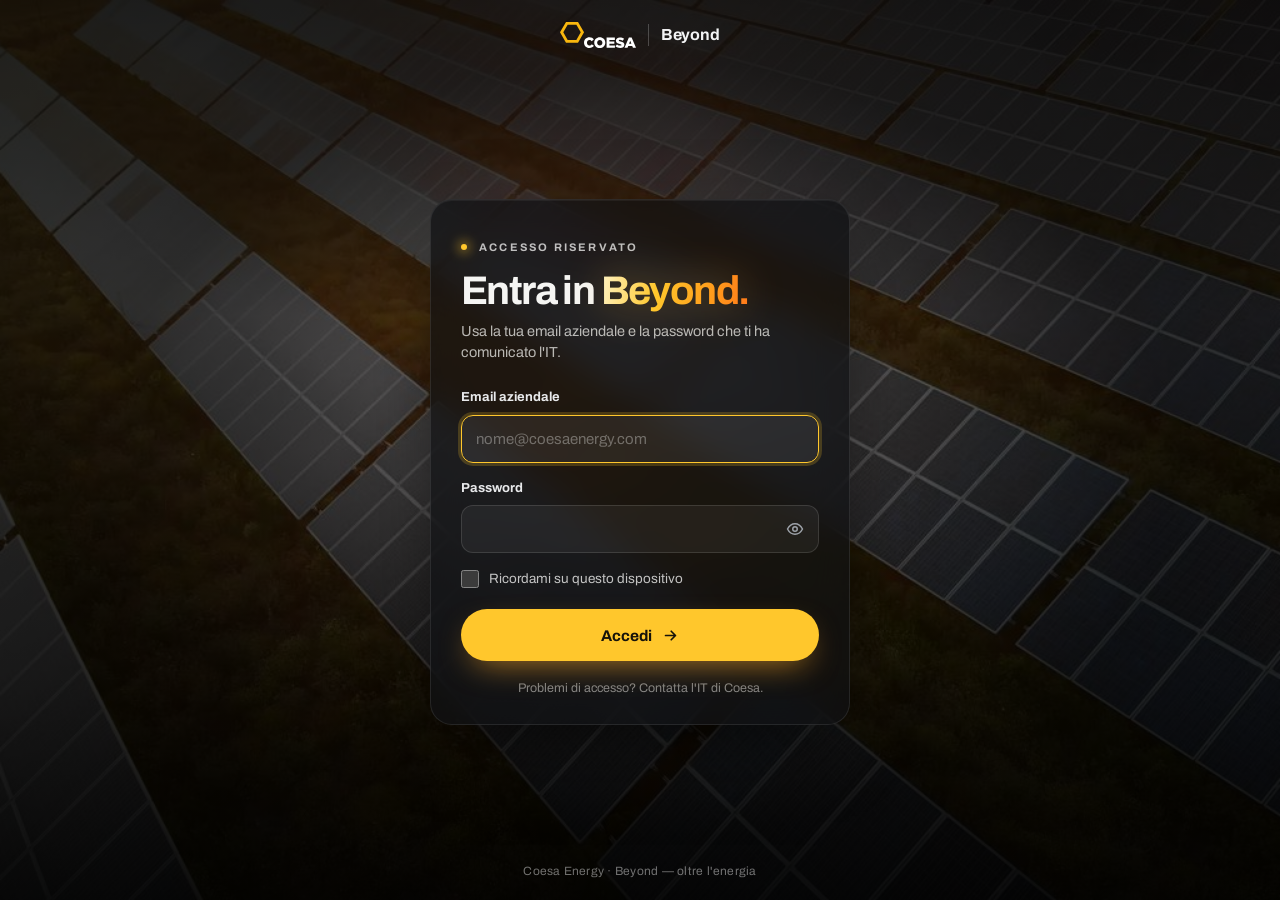
<file: index.html>
<!doctype html>
<html lang="it" data-theme="dark">
<head>
<meta name="robots" content="noindex, nofollow">
  <meta charset="utf-8">
  <meta name="viewport" content="width=device-width, initial-scale=1">
  <title>Beyond · Coesa Energy</title>
  <meta name="description" content="Beyond, la porta d'accesso all'universo digitale di Coesa Energy: tutti gli strumenti dell'azienda in un unico posto.">
  <meta name="theme-color" content="#08090A">
  <link rel="icon" type="image/svg+xml" href="assets/brand/coesa-mark.svg">
  <link rel="preload" as="image" href="assets/video/fotovoltaico.jpg">
  <script>try{var t=new URLSearchParams(location.search).get("theme")||localStorage.getItem("beyond-theme");if(t==="light"||t==="dark")document.documentElement.setAttribute("data-theme",t);if(/[?&]shot/.test(location.search))document.documentElement.classList.add("no-anim")}catch(e){}</script>
  <script src="assets/accesso.js?v=22ce8e7e"></script>
  <link rel="stylesheet" href="assets/style.css?v=22ce8e7e">
</head>
<body>

<header class="top">
  <div class="top-in">
    <a class="brand" href="index.html" aria-label="Beyond, home">
      <img class="logo-dark" src="assets/brand/coesa-white.svg" alt="Coesa Energy" width="76" height="26">
      <span class="sep" aria-hidden="true"></span>
      <span class="prod">Beyond</span>
    </a>
    <nav class="menu" id="menu" aria-label="Sezioni">
      <a href="index.html#strumenti" aria-current="page">Strumenti</a>
      <a href="piano.html">Piano di sviluppo</a>
      <a href="processo.html">Come funziona</a>
      <a href="proponi.html" class="cta">Carica il tuo progetto</a>
    </nav>
    <div class="top-actions">
      <button class="theme-btn" type="button" data-theme-toggle aria-label="Cambia tema chiaro / scuro" title="Tema chiaro / scuro">
        <svg class="sun" viewBox="0 0 24 24" fill="none" stroke="currentColor" stroke-width="2" stroke-linecap="round"><circle cx="12" cy="12" r="4.2"/><path d="M12 2.5v2M12 19.5v2M4.6 4.6l1.4 1.4M18 18l1.4 1.4M2.5 12h2M19.5 12h2M4.6 19.4 6 18M18 6l1.4-1.4"/></svg>
        <svg class="moon" viewBox="0 0 24 24" fill="none" stroke="currentColor" stroke-width="2" stroke-linecap="round" stroke-linejoin="round"><path d="M20 14.5A8.5 8.5 0 0 1 9.5 4a8.5 8.5 0 1 0 10.5 10.5z"/></svg>
      </button>
      <button class="menu-btn" type="button" data-menu-toggle aria-controls="menu" aria-expanded="false" aria-label="Menu">
        <svg viewBox="0 0 24 24" fill="none" stroke="currentColor" stroke-width="2" stroke-linecap="round"><path d="M4 7h16M4 12h16M4 17h16"/></svg>
      </button>
    </div>
  </div>
</header>

<main>
  <!-- ===== Hero cinematografica ===== -->
  <section class="vhero" aria-label="Beyond App">
    <div class="vhero-media" id="media">
      <img class="on" src="assets/video/fotovoltaico.jpg" alt="" aria-hidden="true">
    </div>
    <div class="vhero-shade"></div>

    <div class="wrap vhero-in">
      <span class="vh-kicker"><i></i>Beyond App · Programma AI-first</span>
      <h1 class="vh-title"><span class="w">Oltre</span> <span class="w glow">l'energia.</span></h1>
      <p class="vh-sub">Il percorso verso una tech-energy company.</p>
      <div class="vh-cta">
        <a class="pill-btn solid" href="#strumenti">Esplora gli strumenti
          <svg viewBox="0 0 24 24" fill="none" stroke="currentColor" stroke-width="2.4" stroke-linecap="round" stroke-linejoin="round" aria-hidden="true"><path d="M12 5v14M6 13l6 6 6-6"/></svg></a>
        <a class="pill-btn line" href="proponi.html">Carica il tuo progetto</a>
      </div>
    </div>

    <div class="wrap vh-foot">
      <div class="vh-clips"><div class="vh-dots" id="dots" role="group" aria-label="Scegli il video di sfondo"></div><span class="lbl" id="clipLbl"></span></div>
    </div>
  </section>

  <!-- ===== Strumenti ===== -->
  <section class="tools-sec" id="strumenti">
    <div class="wrap">
      <div class="tools-head">
        <div>
          <h2>I tuoi strumenti</h2>
        </div>
        <div class="tools-tools">
          <label class="finder">
            <svg viewBox="0 0 24 24" fill="none" stroke="currentColor" stroke-width="2.2" stroke-linecap="round"><circle cx="11" cy="11" r="6.5"/><path d="m16 16 4.5 4.5"/></svg>
            <input type="search" id="find" placeholder="Cerca uno strumento" autocomplete="off" aria-label="Cerca uno strumento">
            <kbd aria-hidden="true">/</kbd>
          </label>
          <div class="chips" id="toolFilter" role="group" aria-label="Filtra per stato"></div>
        </div>
      </div>
      <div class="apps" id="tools"></div>
    </div>
  </section>
</main>

<footer class="foot">
  <div class="wrap foot-in">
    <img class="logo-light" src="assets/brand/coesa-energy.svg" alt="Coesa Energy" width="76" height="34">
    <img class="logo-dark" src="assets/brand/coesa-energy-white.svg" alt="Coesa Energy" width="76" height="34">
    <span>Beyond · Ufficio Innovazione</span>
    <div class="info">
      <span><b>COESA Srl</b></span>
      <span>Via Beaumont 7, 10143 Torino</span>
      <a href="https://www.coesaenergy.it">www.coesaenergy.it</a>
    </div>
  </div>
</footer>

<script src="assets/config.js?v=22ce8e7e"></script>
<script src="assets/data.js?v=22ce8e7e"></script>
<script src="assets/odoo.js?v=22ce8e7e"></script>
<script src="assets/app.js?v=22ce8e7e"></script>
<script>
(function () {
  var B = window.Beyond;
  var $ = function (s) { return document.querySelector(s); };

  /* ---------- video di sfondo: tre clip in dissolvenza ----------
     Video: Mixkit (licenza gratuita, uso commerciale consentito). */
  var CLIPS = [
    { src: "assets/video/fotovoltaico.mp4", t: "Campo fotovoltaico" },
    { src: "assets/video/fv-campo-alto.mp4", t: "Campo fotovoltaico dall'alto" },
    { src: "assets/video/fv-superficie.mp4", t: "Superficie del pannello" },
    { src: "assets/video/fv-neve.mp4", t: "Pannelli su campo innevato" }
  ];
  var DUR = 9000;
  var VER = "1";          // aumentalo quando sostituisci un video, per evitare la cache
  var media = $("#media"), poster = media.querySelector("img");
  var reduce = window.matchMedia && matchMedia("(prefers-reduced-motion: reduce)").matches;
  var shot = document.documentElement.classList.contains("no-anim");
  var cur = -1, timer, token = 0, v = null;

  if (CLIPS.length < 2) $(".vh-foot").hidden = true;   // indicatori solo con più clip
  $("#dots").innerHTML = CLIPS.map(function (c, i) { return '<button type="button" data-clip="' + i + '" aria-label="' + c.t + '"></button>'; }).join("");
  $("#dots").style.setProperty("--dur", DUR / 1000 + "s");

  // un solo elemento video: tra una clip e l'altra sfuma al nero, cambia sorgente e riappare
  function player() {
    if (v) return v;
    v = document.createElement("video");
    v.muted = true; v.loop = true; v.playsInline = true; v.preload = "auto";
    v.setAttribute("muted", ""); v.setAttribute("playsinline", ""); v.setAttribute("aria-hidden", "true");
    media.appendChild(v);
    return v;
  }
  function mark(i) {
    $("#clipLbl").textContent = CLIPS[i].t;
    document.querySelectorAll("#dots button").forEach(function (b, k) {
      b.classList.remove("on"); if (k === i) { void b.offsetWidth; b.classList.add("on"); }
    });
  }
  function show(i) {
    clearTimeout(timer);
    var t = ++token, el = player(), first = cur < 0;
    cur = i; mark(i);
    el.classList.remove("on");
    setTimeout(function () {
      if (t !== token) return;
      el.addEventListener("loadeddata", function onl() {
        el.removeEventListener("loadeddata", onl);
        if (t !== token) return;
        el.classList.add("on");
        if (!first) poster.classList.remove("on");
        else setTimeout(function () { poster.classList.remove("on"); }, 1200);
        if (CLIPS.length > 1) timer = setTimeout(function () { show((cur + 1) % CLIPS.length); }, DUR);
      });
      el.src = CLIPS[i].src + "?v=" + VER;
      var p = el.play(); if (p && p.catch) p.catch(function () {});
    }, first ? 0 : 700);
  }
  $("#dots").addEventListener("click", function (e) { var b = e.target.closest("[data-clip]"); if (b && +b.dataset.clip !== cur) show(+b.dataset.clip); });
  if (!reduce && !shot) show(0);
  else { $("#clipLbl").textContent = CLIPS[0].t; }
  // pausa quando la hero non è visibile
  if ("IntersectionObserver" in window) {
    new IntersectionObserver(function (en) {
      if (!v) return;
      if (en[0].isIntersecting) { v.play().catch(function () {}); } else { v.pause(); }
    }).observe($(".vhero"));
  }

  /* ---------- strumenti ---------- */
  var tools = B.tools();
  var filtro = B.storeGet("beyond-tool-filter") || "tutti";
  var GRUPPI = [
    { id: "tutti", t: "Tutti" },
    { id: "uso", t: "In uso", f: function (t) { return t.stato === "attivo" || t.stato === "pilota"; } },
    { id: "arrivo", t: "In arrivo", f: function (t) { return t.stato === "sviluppo" || t.stato === "arrivo"; } }
  ];

  function card(a, cls, i) {
    var tag = a.href ? "a" : "div";
    return "<" + tag + ' class="app ' + (cls || "") + '" style="--i:' + i + '"' +
      (a.href ? ' href="' + B.esc(a.href) + '"' + (a.ext ? ' rel="noopener"' : "") : ' aria-disabled="true"') + ">" +
      B.toolIcon(a.icona) +
      '<span class="nm">' + B.esc(a.nome) + "</span>" +
      '<span class="ds">' + B.esc(a.ds) + "</span>" +
      (a.pill || a.tag ? '<span class="st">' + (a.pill || "") + (a.tag ? '<span class="tag">' + B.esc(a.tag) + "</span>" : "") + "</span>" : "") +
      '<span class="go" aria-hidden="true">' + B.ARROW + "</span>" +
      "</" + tag + ">";
  }
  function render() {
    var q = $("#find").value.trim().toLowerCase();
    var g = GRUPPI.filter(function (x) { return x.id === filtro; })[0] || GRUPPI[0];
    $("#toolFilter").innerHTML = GRUPPI.map(function (x) {
      var n = x.f ? tools.filter(x.f).length : tools.length;
      return '<button class="chip" type="button" data-f="' + x.id + '" aria-pressed="' + (x.id === filtro) + '">' + x.t + '<span class="n">' + n + "</span></button>";
    }).join("");
    var list = tools.filter(function (t) { return !g.f || g.f(t); }).filter(function (t) {
      return !q || (t.nome + " " + t.descrizione + " " + t.funzione).toLowerCase().indexOf(q) > -1;
    });
    var html = list.map(function (t, i) {
      var st = B.STATI_TOOL[t.stato] || B.STATI_TOOL.arrivo;
      var nolink = !t.apribile && t.stato === "attivo";   // attivo ma senza URL in config.js
      return card({ nome: t.nome, ds: t.descrizione, icona: t.icona, href: t.apribile ? t.url : "", ext: /^https?:/.test(t.url),
        pill: nolink ? B.pill("Link da configurare", "line") : B.pill(st.t, st.c, true), tag: t.funzione }, t.apribile ? "" : "soon", i);
    }).join("");
    if (!q) html += card({ nome: "Carica un progetto", ds: "Hai un prototipo che funziona? Caricalo: l'IT lo porta in produzione.", icona: "plus", href: "proponi.html" }, "add", list.length);
    else if (!list.length) html = '<div class="none">Nessuno strumento trovato per «' + B.esc(q) + '». <a href="proponi.html">Carica il tuo prototipo →</a></div>';
    $("#tools").innerHTML = html;
  }
  $("#toolFilter").addEventListener("click", function (e) {
    var b = e.target.closest("[data-f]"); if (!b) return;
    filtro = b.getAttribute("data-f"); B.storeSet("beyond-tool-filter", filtro); render();
  });
  $("#find").addEventListener("input", render);
  $("#find").addEventListener("keydown", function (e) {
    if (e.key === "Enter") { var a = document.querySelector("#tools a.app"); if (a) a.click(); }
    if (e.key === "Escape") { this.value = ""; render(); }
  });
  document.addEventListener("keydown", function (e) {
    if (e.key === "/" && !/input|textarea|select/i.test(document.activeElement.tagName)) {
      e.preventDefault(); $("#strumenti").scrollIntoView({ behavior: "smooth" }); $("#find").focus({ preventScroll: true });
    }
  });
  render();
})();
</script>
</body>
</html>
</file>
<file: assets/style.css>
/* ==========================================================
   Beyond Coesa — stile condiviso
   Impianto del tool Flusso di cassa (superfici, etichette, tema chiaro/scuro),
   atmosfera cinematografica su fondo scuro, accento caldo dal giallo Coesa.
   Tema scuro di default; il tema scelto resta salvato nel browser.
   ========================================================== */

@font-face { font-family: "Archivo"; font-style: normal; font-weight: 300; font-display: swap; src: url("fonts/archivo-latin-300-normal.woff2") format("woff2"); }
@font-face { font-family: "Archivo"; font-style: normal; font-weight: 400; font-display: swap; src: url("fonts/archivo-latin-400-normal.woff2") format("woff2"); }
@font-face { font-family: "Archivo"; font-style: italic; font-weight: 400; font-display: swap; src: url("fonts/archivo-latin-400-italic.woff2") format("woff2"); }
@font-face { font-family: "Archivo"; font-style: normal; font-weight: 500; font-display: swap; src: url("fonts/archivo-latin-500-normal.woff2") format("woff2"); }
@font-face { font-family: "Archivo"; font-style: normal; font-weight: 700; font-display: swap; src: url("fonts/archivo-latin-700-normal.woff2") format("woff2"); }

/* ---------- token: tema chiaro ---------- */
/* Grafite e neutri, con un unico accento caldo "solare" preso dal giallo Coesa.
   Le aperture di pagina (hero) restano scure in entrambi i temi. */
:root{
  --coesa:#FFC72C;

  --ground:#F4F4F1; --surface:#FFFFFF; --surface-2:#F9F9F7; --surface-3:#ECECE7;
  --line:#E3E3DD; --line-strong:#CBCBC3;
  --ink:#111316; --ink-2:#4D5159; --ink-3:#7C8189;

  --accent:#FFC72C; --accent-deep:#F2B400; --on-accent:#16130A;
  --accent-ink:#935700;               /* accento usato come testo su fondo chiaro */
  --accent-soft:#FFF2CC;
  --accent-inv:#FFC72C;               /* accento sui fondi scuri */

  --hero:#0D0E10; --hero-2:#050506; --on-hero:#F5F5F3; --on-hero-2:#B3B6BB;

  --pos:#0B7A58; --neg:#C0442A; --amber:#A86A00; --info:#2F6FD6;
  --pos-soft:#E3F1EB; --neg-soft:#F8E7E2; --amber-soft:#F8EEDA; --info-soft:#E4ECFA; --neutral-soft:#EDEDE8;

  --shadow:0 1px 2px rgba(17,19,22,.05), 0 8px 24px -16px rgba(17,19,22,.28);
  --shadow-lg:0 2px 4px rgba(17,19,22,.05), 0 22px 44px -22px rgba(17,19,22,.4);
  --r:10px; --r-lg:16px;
  --wrap:1200px;
}
/* ---------- token: tema scuro (default) ---------- */
:root[data-theme="dark"]{
  --ground:#08090A; --surface:#121418; --surface-2:#171A1E; --surface-3:#1F2328;
  --line:#23272D; --line-strong:#343941;
  --ink:#F3F4F5; --ink-2:#ADB2B9; --ink-3:#7E848C;

  --accent:#FFC72C; --accent-deep:#FFD65E; --on-accent:#16130A;
  --accent-ink:#FFC72C; --accent-soft:#2A2310; --accent-inv:#FFC72C;

  --pos:#45BBA0; --neg:#ED7C61; --amber:#E2AC3A; --info:#6FA3FF;
  --pos-soft:#11302A; --neg-soft:#3A211B; --amber-soft:#31280F; --info-soft:#162741; --neutral-soft:#1F2226;

  --shadow:0 1px 2px rgba(0,0,0,.45), 0 8px 24px -16px rgba(0,0,0,.85);
  --shadow-lg:0 2px 4px rgba(0,0,0,.45), 0 24px 48px -22px rgba(0,0,0,.95);
  color-scheme:dark;
}

/* ---------- base ---------- */
*{box-sizing:border-box}
html{-webkit-text-size-adjust:100%}
body{
  margin:0; background:var(--ground); color:var(--ink);
  font-family:Archivo,"Segoe UI",system-ui,sans-serif; font-size:15px; line-height:1.5;
  -webkit-font-smoothing:antialiased; min-height:100vh; display:flex; flex-direction:column;
  transition:background-color .2s, color .2s;
}
main{flex:1}
h1,h2,h3,h4{margin:0;text-wrap:balance;font-weight:700;letter-spacing:-.015em}
p{margin:0}
a{color:inherit}
button,input,select,textarea{font:inherit;color:inherit}
img,svg{display:block}
.num{font-variant-numeric:tabular-nums}
[hidden],.hidden{display:none !important}
.sr-only{position:absolute;width:1px;height:1px;padding:0;margin:-1px;overflow:hidden;clip:rect(0,0,0,0);border:0}
:focus-visible{outline:2px solid var(--accent);outline-offset:2px;border-radius:6px}
::selection{background:color-mix(in srgb,var(--accent) 40%,transparent)}

.wrap{max-width:var(--wrap);margin:0 auto;padding:0 24px}
@media(max-width:700px){.wrap{padding:0 16px}}

/* ---------- logo (mai in un box: area di rispetto libera) ---------- */
.logo-dark{display:none}
:root[data-theme="dark"] .logo-light{display:none}
:root[data-theme="dark"] .logo-dark{display:block}

/* ---------- header: pillola sospesa, sempre scura ---------- */
header.top{position:fixed;top:14px;left:0;right:0;z-index:60;pointer-events:none}
.top-in{
  pointer-events:auto;max-width:var(--wrap);width:calc(100% - 32px);margin:0 auto;min-height:58px;
  display:flex;align-items:center;gap:8px 22px;padding:0 10px 0 18px;border-radius:16px;
  background:rgba(22,24,28,.72);border:1px solid rgba(255,255,255,.08);color:#F3F4F5;
  backdrop-filter:saturate(1.5) blur(16px);-webkit-backdrop-filter:saturate(1.5) blur(16px);
  box-shadow:0 10px 30px -12px rgba(0,0,0,.6);transition:background .25s,box-shadow .25s;
}
header.top.scrolled .top-in{background:rgba(14,15,18,.9)}
.top .logo-light{display:none !important}
.top .logo-dark{display:block !important}
.brand{display:flex;align-items:center;gap:12px;text-decoration:none;flex:none;color:#F3F4F5}
.brand img{height:26px;width:auto}
.brand .sep{width:1px;height:22px;background:rgba(255,255,255,.22)}
.brand .prod{font-size:16px;font-weight:700;letter-spacing:-.01em}

nav.menu{display:flex;align-items:center;gap:2px;margin-left:auto}
nav.menu a{
  display:flex;align-items:center;height:38px;padding:0 13px;border-radius:10px;text-decoration:none;white-space:nowrap;
  font-size:14px;font-weight:500;color:#B9BDC3;transition:color .12s,background .12s;
}
nav.menu a:hover{color:#fff;background:rgba(255,255,255,.06)}
nav.menu a[aria-current="page"]{color:#fff;background:rgba(255,255,255,.08)}
nav.menu a.cta{margin-left:8px;background:var(--coesa);color:#16130A;font-weight:700}
nav.menu a.cta:hover{background:#FFD65E;color:#16130A}
nav.menu a.cta[aria-current="page"]{box-shadow:0 0 0 2px rgba(255,199,44,.35)}

.top-actions{display:flex;align-items:center;gap:6px}
.theme-btn,.menu-btn{
  width:38px;height:38px;border-radius:10px;border:1px solid rgba(255,255,255,.1);background:transparent;
  display:grid;place-items:center;cursor:pointer;color:#B9BDC3;transition:background .12s,color .12s;
}
.theme-btn:hover,.menu-btn:hover{background:rgba(255,255,255,.08);color:#fff}
.theme-btn svg,.menu-btn svg{width:18px;height:18px}
.theme-btn .sun{display:none}
:root[data-theme="dark"] .theme-btn .sun{display:block}
:root[data-theme="dark"] .theme-btn .moon{display:none}
.menu-btn{display:none}
@media(max-width:860px){
  .top-in{flex-wrap:wrap;padding:0 8px 0 14px;gap:0 10px}
  .brand img{height:22px}
  .menu-btn{display:grid}
  .top-actions{margin-left:auto}
  nav.menu{order:3;flex-basis:100%;flex-direction:column;align-items:stretch;gap:2px;margin:0;max-height:0;overflow:hidden;transition:max-height .3s ease,padding .3s ease}
  header.top.open nav.menu{max-height:320px;padding:6px 0 12px}
  nav.menu a{height:44px}
  nav.menu a.cta{margin:6px 0 0;justify-content:center}
}

/* ---------- bottoni ---------- */
.btn{
  display:inline-flex;align-items:center;justify-content:center;gap:8px;
  border:1px solid var(--line-strong);background:var(--surface);color:var(--ink);
  border-radius:10px;padding:10px 16px;font-size:14px;font-weight:500;cursor:pointer;text-decoration:none;
  transition:background .12s,border-color .12s,transform .12s,box-shadow .12s;white-space:nowrap;
}
.btn:hover{background:var(--surface-3)}
.btn svg{width:16px;height:16px;flex:none}
.btn-primary{background:var(--accent);border-color:var(--accent);color:var(--on-accent);font-weight:700}
.btn-primary:hover{background:var(--accent-deep);border-color:var(--accent-deep);box-shadow:0 8px 24px -10px color-mix(in srgb,var(--accent) 70%,transparent)}
.btn-ghost{background:transparent;border-color:transparent;color:var(--ink-2)}
.btn-ghost:hover{background:var(--surface-3);color:var(--ink)}
.btn-lg{padding:13px 22px;font-size:15px;border-radius:12px}
.btn-sm{padding:6px 11px;font-size:13px;border-radius:8px}
.btn[disabled]{opacity:.5;cursor:not-allowed}
/* sui fondi blu notte */
.on-hero .btn:not(.btn-primary){background:color-mix(in srgb,var(--on-hero) 8%,transparent);border-color:color-mix(in srgb,var(--on-hero) 22%,transparent);color:var(--on-hero)}
.on-hero .btn:not(.btn-primary):hover{background:color-mix(in srgb,var(--on-hero) 15%,transparent)}

/* ---------- etichette e pill ---------- */
.eyebrow{
  display:inline-flex;align-items:center;gap:10px;font-size:11.5px;font-weight:700;letter-spacing:.16em;
  text-transform:uppercase;color:var(--accent-ink);
}
.eyebrow::before{content:"";width:22px;height:2px;background:var(--accent);border-radius:2px}
.sec-lab{
  font-size:11px;text-transform:uppercase;letter-spacing:.1em;font-weight:700;color:var(--ink-3);
  display:flex;align-items:center;gap:10px;margin:0 0 12px;
}
.sec-lab::after{content:"";flex:1;height:1px;background:var(--line)}
.sec-lab .soft{font-weight:500;text-transform:none;letter-spacing:0;font-size:12px}

.pill{
  display:inline-flex;align-items:center;gap:6px;font-size:11.5px;font-weight:700;line-height:1.2;
  padding:3px 9px;border-radius:999px;border:1px solid transparent;white-space:nowrap;
}
.pill .dot{width:6px;height:6px;border-radius:50%;background:currentColor;flex:none}
.pill.pos{background:var(--pos-soft);color:var(--pos)}
.pill.neg{background:var(--neg-soft);color:var(--neg)}
.pill.amber{background:var(--amber-soft);color:var(--amber)}
.pill.info{background:var(--info-soft);color:var(--info)}
.pill.ghost{background:var(--neutral-soft);color:var(--ink-2)}
.pill.line{background:transparent;color:var(--ink-2);border:1px dashed var(--line-strong)}
.pill.accent{background:var(--accent-soft);color:var(--accent-ink)}

.badge-sample{
  display:inline-flex;align-items:center;gap:7px;font-size:12px;font-weight:700;
  background:var(--amber-soft);color:var(--amber);border:1px solid color-mix(in srgb,var(--amber) 35%,transparent);
  padding:5px 11px;border-radius:999px;
}
.badge-sample .dot{width:7px;height:7px;border-radius:50%;background:currentColor}

/* semaforo dati */
.sem{display:inline-flex;align-items:center;gap:6px;font-size:12px;font-weight:500;color:var(--ink-2)}
.sem i{width:9px;height:9px;border-radius:50%;flex:none;box-shadow:0 0 0 3px color-mix(in srgb,currentColor 0%,transparent)}
.sem.verde i{background:var(--pos);box-shadow:0 0 10px -1px var(--pos)}
.sem.giallo i{background:var(--amber);box-shadow:0 0 10px -1px var(--amber)}
.sem.rosso i{background:var(--neg);box-shadow:0 0 10px -1px var(--neg)}

/* ---------- pannelli, KPI ---------- */
.panel{background:var(--surface);border:1px solid var(--line);border-radius:var(--r-lg);}
.panel > .ph{display:flex;align-items:center;gap:10px;padding:14px 18px;border-bottom:1px solid var(--line);font-size:14px;font-weight:700}
.panel > .ph .hint{font-weight:400;color:var(--ink-3);font-size:12.5px;margin-left:auto}
.panel > .pb{padding:16px 18px}

.grid-kpi{display:grid;grid-template-columns:repeat(auto-fit,minmax(190px,1fr));gap:12px}
.kpi{background:var(--surface);border:1px solid var(--line);border-radius:var(--r);padding:15px 16px 14px;position:relative;overflow:hidden}
.kpi .k{font-size:10.5px;text-transform:uppercase;letter-spacing:.09em;color:var(--ink-3);font-weight:700}
.kpi .v{font-size:28px;font-weight:700;letter-spacing:-.025em;margin-top:6px;line-height:1.05;font-variant-numeric:tabular-nums}
.kpi .v small{font-size:15px;font-weight:500;color:var(--ink-3);letter-spacing:0;margin-left:3px}
.kpi .m{font-size:12.5px;color:var(--ink-3);margin-top:4px}
.kpi.state::before{content:"";position:absolute;left:0;top:0;bottom:0;width:3px;background:var(--c,var(--line-strong))}
.kpi.ok{--c:var(--pos)} .kpi.warn{--c:var(--amber)} .kpi.bad{--c:var(--neg)} .kpi.obs{--c:var(--info)}

.meter{height:6px;border-radius:3px;background:var(--surface-3);overflow:hidden;display:flex}
.meter i{display:block;height:100%;background:var(--c,var(--accent));border-radius:3px;transition:width .6s cubic-bezier(.2,.7,.2,1)}

/* ---------- hero di pagina (sempre scura, in entrambi i temi) ---------- */
.hero{
  position:relative;overflow:hidden;isolation:isolate;color:var(--on-hero);
  background:
    radial-gradient(800px 420px at 88% 0%, rgba(255,170,40,.16), transparent 70%),
    radial-gradient(600px 360px at 0% 110%, rgba(255,199,44,.07), transparent 70%),
    linear-gradient(170deg,var(--hero) 0%,var(--hero-2) 100%);
}
.hero::after{ /* filo inferiore che separa dal contenuto */
  content:"";position:absolute;left:0;right:0;bottom:0;height:1px;
  background:linear-gradient(90deg,transparent,rgba(255,199,44,.45),transparent);
}
.hero-canvas{position:absolute;inset:0;z-index:-1;width:100%;height:100%;opacity:.9;pointer-events:none}
.hero .wrap{position:relative}
.hero .eyebrow{color:var(--coesa)}
.hero-home{padding:88px 0 76px}
.hero-home h1{font-size:clamp(44px,7.4vw,96px);line-height:.95;letter-spacing:-.04em;font-weight:700;max-width:15ch;margin:20px 0 0}
.hero-home h1 .y{color:var(--coesa)}
.hero-home .lead{font-size:clamp(16px,1.6vw,19px);color:var(--on-hero-2);max-width:56ch;margin-top:22px;line-height:1.6}
.hero-home .lead b{color:var(--on-hero);font-weight:500}
.hero-cta{display:flex;gap:12px;flex-wrap:wrap;margin-top:32px}
.hero-stats{display:grid;grid-template-columns:repeat(4,minmax(0,1fr));gap:1px;margin-top:56px;border-radius:var(--r-lg);overflow:hidden;
  background:color-mix(in srgb,var(--on-hero) 12%,transparent);border:1px solid color-mix(in srgb,var(--on-hero) 12%,transparent);
  backdrop-filter:blur(6px);-webkit-backdrop-filter:blur(6px)}
.hero-stats > div{background:color-mix(in srgb,var(--hero-2) 72%,transparent);padding:16px 18px}
.hero-stats .k{font-size:10.5px;text-transform:uppercase;letter-spacing:.1em;color:var(--on-hero-2);font-weight:700}
.hero-stats .v{font-size:30px;font-weight:700;letter-spacing:-.03em;margin-top:6px;font-variant-numeric:tabular-nums;line-height:1}
.hero-stats .v.y{color:var(--coesa)}
.hero-stats .m{font-size:12.5px;color:var(--on-hero-2);margin-top:5px}
@media(max-width:820px){.hero-stats{grid-template-columns:repeat(2,minmax(0,1fr))}.hero-home{padding:56px 0 48px}}

.hero-page{padding:128px 0 44px}
.hero-page h1{font-size:clamp(34px,5vw,58px);line-height:1.02;letter-spacing:-.035em;margin-top:14px}
.hero-page h1 .y{color:var(--coesa)}
.hero-page .lead{font-size:16.5px;color:var(--on-hero-2);max-width:64ch;margin-top:14px;line-height:1.6}
.hero-page .meta-row{display:flex;gap:10px 18px;flex-wrap:wrap;margin-top:22px;font-size:13px;color:var(--on-hero-2)}
.hero-page .meta-row b{color:var(--on-hero);font-weight:500}
.back{display:inline-flex;align-items:center;gap:6px;font-size:13px;color:var(--on-hero-2);text-decoration:none}
.back:hover{color:var(--on-hero)}

/* ---------- sezioni ---------- */
.section{padding:56px 0}
.section + .section{padding-top:8px}
.section-head{display:flex;align-items:flex-end;gap:16px 24px;flex-wrap:wrap;margin-bottom:24px}
.section-head h2{font-size:clamp(24px,2.6vw,32px);letter-spacing:-.025em;line-height:1.1;margin-top:10px}
.section-head p{color:var(--ink-2);max-width:60ch;margin-top:8px}
.section-head .right{margin-left:auto;display:flex;gap:8px;align-items:center;flex-wrap:wrap}

/* chip filtro */
.chips{display:flex;gap:6px;flex-wrap:wrap}
.chip{
  border:1px solid var(--line-strong);background:var(--surface);border-radius:999px;
  padding:6px 13px;font-size:13px;font-weight:500;cursor:pointer;color:var(--ink-2);transition:all .12s;
}
.chip:hover{color:var(--ink);border-color:var(--ink-3)}
.chip[aria-pressed="true"]{background:var(--accent);color:var(--on-accent);border-color:var(--accent)}
.chip .n{opacity:.6;margin-left:4px;font-variant-numeric:tabular-nums}

/* ---------- catalogo strumenti ---------- */
.tools{display:grid;grid-template-columns:repeat(auto-fill,minmax(270px,1fr));gap:14px}
.tool{
  position:relative;display:flex;flex-direction:column;gap:10px;min-height:236px;
  background:var(--surface);border:1px solid var(--line);border-radius:var(--r-lg);padding:20px 20px 18px;
  text-decoration:none;color:inherit;overflow:hidden;
  transition:border-color .18s,transform .18s,box-shadow .18s;
}
.tool::before{ /* bagliore che segue il cursore */
  content:"";position:absolute;inset:0;pointer-events:none;opacity:0;transition:opacity .2s;
  background:radial-gradient(360px 200px at var(--mx,50%) var(--my,0%),color-mix(in srgb,var(--accent) 12%,transparent),transparent 70%);
}
a.tool:hover{border-color:color-mix(in srgb,var(--accent) 55%,var(--line));transform:translateY(-2px);box-shadow:var(--shadow-lg)}
a.tool:hover::before{opacity:1}
.tool-top{display:flex;align-items:flex-start;justify-content:space-between;gap:10px}
.tool-ico{width:46px;height:46px;flex:none;color:var(--accent)}
.tool-ico .hx{fill:color-mix(in srgb,var(--accent) 12%,transparent);stroke:color-mix(in srgb,var(--accent) 70%,transparent);stroke-width:1.5}
.tool-ico .gl{fill:none;stroke:var(--ink);stroke-width:1.8;stroke-linecap:round;stroke-linejoin:round}
.tool h3{font-size:18px;letter-spacing:-.015em;margin-top:6px}
.tool p{font-size:14px;color:var(--ink-2);line-height:1.5}
.tool-meta{margin-top:auto;padding-top:14px;border-top:1px solid var(--line);display:flex;align-items:center;gap:10px;font-size:12.5px;color:var(--ink-3)}
.tool-meta .go{margin-left:auto;width:32px;height:32px;border-radius:50%;display:grid;place-items:center;background:var(--surface-3);color:var(--ink);transition:background .15s,color .15s,transform .15s}
a.tool:hover .go{background:var(--accent);color:var(--on-accent);transform:translateX(2px)}
.tool.soon{cursor:default}
.tool.soon .go{opacity:.45}
.tool.cta{
  border-style:dashed;border-color:var(--line-strong);background:transparent;align-items:flex-start;justify-content:center;
}
.tool.cta .tool-ico .hx{fill:none;stroke-dasharray:4 4}
.tool.cta h3{font-size:17px}
.tool.cta .btn{margin-top:6px}

/* ---------- percorso in sette fasi (compatto) ---------- */
.steps{display:grid;grid-template-columns:repeat(8,minmax(0,1fr));gap:10px;counter-reset:s;position:relative}
.step{position:relative;background:var(--surface);border:1px solid var(--line);border-radius:var(--r);padding:14px 14px 13px;min-height:132px}
.step .n{font-size:11px;font-weight:700;letter-spacing:.08em;color:var(--accent-ink);font-variant-numeric:tabular-nums}
.step h4{font-size:14px;margin-top:8px;line-height:1.25}
.step p{font-size:12.5px;color:var(--ink-3);margin-top:6px;line-height:1.45}
.step.you{background:color-mix(in srgb,var(--accent) 9%,var(--surface));border-color:color-mix(in srgb,var(--accent) 45%,var(--line))}
.step.key{background:var(--hero);border-color:var(--hero);color:var(--on-hero)}
.step.key p{color:var(--on-hero-2)} .step.key .n{color:var(--coesa)}
@media(max-width:1100px){.steps{grid-template-columns:repeat(4,minmax(0,1fr))}}
@media(max-width:560px){.steps{grid-template-columns:repeat(2,minmax(0,1fr))}}

/* ---------- banda CTA ---------- */
.cta-band{
  position:relative;overflow:hidden;border-radius:24px;padding:44px;color:var(--on-hero);
  background:
    radial-gradient(600px 300px at 100% 0%,color-mix(in srgb,var(--accent-inv) 28%,transparent),transparent 70%),
    linear-gradient(150deg,var(--hero),var(--hero-2));
  display:grid;grid-template-columns:1.1fr 1fr;gap:32px;align-items:center;
}
.cta-band h2{font-size:clamp(26px,3vw,38px);letter-spacing:-.03em;line-height:1.05}
.cta-band h2 .y{color:var(--coesa)}
.cta-band p{color:var(--on-hero-2);margin-top:12px;max-width:48ch}
.cta-band .hero-cta{margin-top:24px}
.checklist{list-style:none;margin:0;padding:0;display:grid;gap:10px}
.checklist li{display:flex;gap:12px;align-items:flex-start;font-size:14.5px;line-height:1.45}
.checklist li b{font-weight:700}
.checklist li span{color:var(--on-hero-2);display:block;font-size:13px}
.checklist .ck{width:22px;height:22px;flex:none;border-radius:7px;display:grid;place-items:center;background:color-mix(in srgb,var(--accent-inv) 20%,transparent);color:var(--accent-inv)}
.checklist .ck svg{width:13px;height:13px}
@media(max-width:860px){.cta-band{grid-template-columns:1fr;padding:28px 22px}}

/* ---------- board Now / Next / Later / Non ora ---------- */
.board{display:grid;grid-template-columns:repeat(4,minmax(0,1fr));gap:12px;align-items:start}
.col{background:var(--surface-2);border:1px solid var(--line);border-radius:var(--r-lg);padding:10px;min-height:120px}
.col-h{display:flex;align-items:center;gap:8px;padding:6px 6px 12px}
.col-h b{font-size:13px;letter-spacing:.04em;text-transform:uppercase}
.col-h .c{font-size:12px;color:var(--ink-3);font-variant-numeric:tabular-nums}
.col-h .s{margin-left:auto;font-size:11.5px;color:var(--ink-3)}
.col-h i{width:8px;height:8px;border-radius:2px;background:var(--cc)}
.col.now{--cc:var(--accent)} .col.next{--cc:var(--info)} .col.later{--cc:var(--pos)} .col.nonora{--cc:var(--ink-3)}
.col.now{border-color:color-mix(in srgb,var(--accent) 40%,var(--line));background:color-mix(in srgb,var(--accent) 5%,var(--surface-2))}
.item{background:var(--surface);border:1px solid var(--line);border-radius:12px;padding:12px 13px;display:flex;flex-direction:column;gap:8px;cursor:pointer;transition:border-color .12s,box-shadow .12s;text-align:left;width:100%}
.col .item + .item{margin-top:8px}
.item:hover{border-color:var(--line-strong);box-shadow:var(--shadow)}
.item .row1{display:flex;align-items:center;gap:8px}
.item .code{font-size:11px;font-weight:700;color:var(--ink-3);letter-spacing:.04em;font-variant-numeric:tabular-nums}
.item .row1 .score{margin-left:auto;font-size:12px;font-weight:700;font-variant-numeric:tabular-nums;color:var(--ink-2)}
.item h4{font-size:14px;line-height:1.3;letter-spacing:-.005em}
.item .row2{display:flex;align-items:center;gap:6px 10px;flex-wrap:wrap;font-size:12px;color:var(--ink-3)}
.item .why{font-size:12.5px;color:var(--ink-2);background:var(--surface-2);border-radius:8px;padding:8px 10px;line-height:1.45}
.item .why b{color:var(--ink);font-weight:500}
.col .empty{font-size:13px;color:var(--ink-3);padding:18px 8px;text-align:center}
@media(max-width:1000px){.board{grid-template-columns:repeat(2,minmax(0,1fr))}}
@media(max-width:600px){.board{grid-template-columns:1fr}}

/* ---------- schede (tab) di pagina ---------- */
.pagetabs{display:flex;gap:2px;border-bottom:1px solid var(--line);margin-bottom:22px;overflow-x:auto;scrollbar-width:none}
.pagetabs button{border:0;background:transparent;padding:12px 14px;cursor:pointer;font-size:14px;font-weight:500;color:var(--ink-3);border-bottom:2.5px solid transparent;margin-bottom:-1px;white-space:nowrap}
.pagetabs button:hover{color:var(--ink)}
.pagetabs button[aria-selected="true"]{color:var(--ink);border-bottom-color:var(--accent);font-weight:700}
.pagetabs .n{font-size:11.5px;color:var(--ink-3);margin-left:6px;font-variant-numeric:tabular-nums;font-weight:500}

/* ---------- tabelle ---------- */
.tbl-scroll{overflow-x:auto;border:1px solid var(--line);border-radius:var(--r-lg);background:var(--surface)}
table{border-collapse:collapse;width:100%;font-size:13.5px}
th,td{padding:10px 12px;text-align:left;border-bottom:1px solid var(--line);white-space:nowrap;vertical-align:middle}
th{font-size:10.5px;text-transform:uppercase;letter-spacing:.08em;color:var(--ink-3);font-weight:700;background:var(--surface);border-bottom-color:var(--line-strong);position:sticky;top:0}
tbody tr:last-child td{border-bottom:0}
tbody tr:hover td{background:var(--surface-2)}
tr.clickable{cursor:pointer}
td.wrap-txt{white-space:normal;min-width:220px;max-width:520px}
td.wrap-sm{white-space:normal;min-width:110px}
td.r,th.r{text-align:right}
td .t{font-weight:500}
td .s{font-size:12px;color:var(--ink-3)}
tr.open td{background:color-mix(in srgb,var(--accent) 7%,var(--surface))}
tr.det td{background:var(--surface-2);white-space:normal;padding:0}
.det-in{padding:16px 18px 18px;display:grid;grid-template-columns:1.2fr 1fr;gap:22px}
@media(max-width:800px){.det-in{grid-template-columns:1fr}}
.caret{display:inline-block;transition:transform .15s;color:var(--ink-3);font-size:10px;width:12px}
tr.open .caret{transform:rotate(90deg);color:var(--ink)}

.toolbar{display:flex;align-items:center;gap:10px;flex-wrap:wrap;margin-bottom:14px}
.toolbar .search{position:relative}
.toolbar .search input{background:var(--surface);border:1px solid var(--line-strong);border-radius:10px;padding:8px 12px 8px 34px;font-size:13.5px;width:min(280px,70vw)}
.toolbar .search svg{position:absolute;left:11px;top:50%;transform:translateY(-50%);width:15px;height:15px;color:var(--ink-3)}
.toolbar .count{margin-left:auto;font-size:12.5px;color:var(--ink-3)}

/* barre punteggio */
.score-bars{display:grid;gap:8px}
.sb{display:grid;grid-template-columns:150px 1fr 44px;gap:10px;align-items:center;font-size:12.5px}
.sb .l{color:var(--ink-2)} .sb .l small{color:var(--ink-3)}
.sb .v{text-align:right;font-weight:700;font-variant-numeric:tabular-nums}
.score-big{display:flex;align-items:baseline;gap:8px}
.score-big b{font-size:40px;font-weight:700;letter-spacing:-.03em;line-height:1;font-variant-numeric:tabular-nums}
.score-big span{color:var(--ink-3);font-size:13px}

/* fasi in tabella */
.phase{display:inline-flex;flex-direction:column;align-items:flex-start;gap:5px;font-size:12px;color:var(--ink-2)}
.phase .bar{display:flex;gap:2px}
.phase .bar i{width:7px;height:7px;border-radius:2px;background:var(--surface-3)}
.phase .bar i.on{background:var(--accent)}

/* ---------- quote di capacità ---------- */
.quote-grid{display:grid;grid-template-columns:repeat(4,minmax(0,1fr));gap:12px}
@media(max-width:900px){.quote-grid{grid-template-columns:repeat(2,minmax(0,1fr))}}
.quota{background:var(--surface);border:1px solid var(--line);border-radius:var(--r);padding:14px 15px}
.quota .k{font-size:12.5px;font-weight:700}
.quota .k span{font-weight:500;color:var(--ink-3);margin-left:4px}
.quota .v{display:flex;align-items:baseline;gap:6px;margin:8px 0 9px;font-variant-numeric:tabular-nums}
.quota .v b{font-size:22px;letter-spacing:-.02em}
.quota .v span{font-size:12.5px;color:var(--ink-3)}
.quota.over .meter i{background:var(--neg)}

/* ---------- avvisi ---------- */
.alert{display:flex;gap:12px;align-items:flex-start;padding:13px 15px;border-radius:12px;font-size:13.5px;line-height:1.5;border:1px solid}
.alert svg{width:18px;height:18px;flex:none;margin-top:1px}
.alert b{font-weight:700}
.alert.amber{background:var(--amber-soft);color:var(--ink);border-color:color-mix(in srgb,var(--amber) 35%,transparent)}
.alert.amber svg{color:var(--amber)}
.alert.neg{background:var(--neg-soft);border-color:color-mix(in srgb,var(--neg) 35%,transparent)}
.alert.neg svg{color:var(--neg)}
.alert.info{background:var(--info-soft);border-color:color-mix(in srgb,var(--info) 30%,transparent)}
.alert.info svg{color:var(--info)}
.alert code{font-size:12.5px;background:color-mix(in srgb,var(--ink) 8%,transparent);padding:1px 5px;border-radius:4px}

/* ---------- form "Proponi un'idea" ---------- */
.form-layout{display:grid;grid-template-columns:minmax(0,1fr) 320px;gap:28px;align-items:start;margin-top:-36px;position:relative;z-index:2}
@media(max-width:1000px){.form-layout{grid-template-columns:1fr;margin-top:-24px}}
.stepper{display:flex;gap:6px;background:var(--surface);border:1px solid var(--line);border-radius:14px;padding:6px;margin-bottom:16px;box-shadow:var(--shadow);overflow-x:auto}
.stepper button{flex:1;min-width:max-content;display:flex;align-items:center;gap:10px;border:0;background:transparent;padding:9px 12px;border-radius:10px;cursor:pointer;color:var(--ink-3);font-size:13.5px;font-weight:500;text-align:left}
.stepper button .n{width:24px;height:24px;border-radius:50%;display:grid;place-items:center;font-size:12px;font-weight:700;background:var(--surface-3);color:var(--ink-2);flex:none}
.stepper button:hover{color:var(--ink)}
.stepper button[aria-current="step"]{background:var(--surface-3);color:var(--ink);font-weight:700}
.stepper button[aria-current="step"] .n{background:var(--accent);color:var(--on-accent)}
.stepper button.done .n{background:var(--pos);color:#fff}

.form-card{background:var(--surface);border:1px solid var(--line);border-radius:20px;padding:30px;box-shadow:var(--shadow)}
@media(max-width:600px){.form-card{padding:20px 16px;border-radius:16px}}
.fs-head{margin-bottom:22px}
.fs-head .eyebrow{font-size:11px}
.fs-head h2{font-size:24px;margin-top:10px;letter-spacing:-.02em}
.fs-head p{color:var(--ink-2);margin-top:6px;font-size:14.5px;max-width:64ch}
fieldset{border:0;margin:0;padding:0;min-width:0}
.group{margin-top:26px}
.group:first-of-type{margin-top:0}
.grid2{display:grid;grid-template-columns:1fr 1fr;gap:16px}
.grid3{display:grid;grid-template-columns:repeat(3,1fr);gap:16px}
@media(max-width:640px){.grid2,.grid3{grid-template-columns:1fr}}
.field{display:flex;flex-direction:column;gap:6px;margin-top:16px}
.grid2 > .field,.grid3 > .field{margin-top:0}
.grid2 + .field,.grid3 + .field,.field + .grid2,.field + .grid3,.grid2 + .grid2{margin-top:16px}
.field > label,.field > .label{font-size:13.5px;font-weight:700;color:var(--ink)}
.field > label .req,.field > .label .req{color:var(--accent-ink);margin-left:2px}
.field > label .opt,.field > .label .opt{font-weight:400;color:var(--ink-3);margin-left:4px;font-size:12.5px}
.field .help{font-size:12.5px;color:var(--ink-3);line-height:1.45}
.input,.field input[type=text],.field input[type=email],.field input[type=url],.field input[type=number],.field input[type=date],.field select,.field textarea{
  width:100%;background:var(--surface-2);border:1px solid var(--line-strong);border-radius:10px;padding:11px 13px;font-size:14.5px;
  transition:border-color .12s,box-shadow .12s,background .12s;
}
.field textarea{resize:vertical;min-height:96px;line-height:1.5}
.field input::placeholder,.field textarea::placeholder{color:var(--ink-3);opacity:.8}
.field input:focus,.field select:focus,.field textarea:focus{outline:0;border-color:var(--accent);background:var(--surface);box-shadow:0 0 0 3px color-mix(in srgb,var(--accent) 22%,transparent)}
.field .err{display:none;font-size:12.5px;color:var(--neg);font-weight:500}
.field.invalid .err{display:block}
.field.invalid input,.field.invalid textarea,.field.invalid select{border-color:var(--neg)}
.field .counter{font-size:11.5px;color:var(--ink-3);text-align:right;font-variant-numeric:tabular-nums}
.inline-unit{position:relative}
.inline-unit span{position:absolute;right:12px;top:50%;transform:translateY(-50%);font-size:12.5px;color:var(--ink-3);pointer-events:none}
.inline-unit input{padding-right:78px !important}

/* scelte a chip (checkbox/radio) */
.opts{display:flex;flex-wrap:wrap;gap:8px}
.opt-chip input{position:absolute;opacity:0;pointer-events:none}
.opt-chip span{display:inline-flex;align-items:center;gap:7px;border:1px solid var(--line-strong);background:var(--surface-2);border-radius:999px;padding:7px 14px;font-size:13.5px;cursor:pointer;color:var(--ink-2);transition:all .12s}
.opt-chip span:hover{border-color:var(--ink-3);color:var(--ink)}
.opt-chip input:checked + span{background:var(--accent-soft);border-color:var(--accent);color:var(--ink);font-weight:500}
.opt-chip input:focus-visible + span{outline:2px solid var(--accent);outline-offset:2px}

/* semaforo: tre schede grandi */
.sem-cards{display:grid;grid-template-columns:repeat(3,1fr);gap:12px}
@media(max-width:760px){.sem-cards{grid-template-columns:1fr}}
.sem-card{position:relative;cursor:pointer}
.sem-card input{position:absolute;opacity:0;pointer-events:none}
.sem-card .in{display:flex;flex-direction:column;gap:8px;height:100%;border:1.5px solid var(--line-strong);border-radius:14px;padding:16px;background:var(--surface-2);transition:all .15s}
.sem-card .in:hover{border-color:var(--ink-3)}
.sem-card .t{display:flex;align-items:center;gap:9px;font-weight:700;font-size:15px}
.sem-card .t i{width:12px;height:12px;border-radius:50%;background:var(--c);box-shadow:0 0 14px -1px var(--c)}
.sem-card .d{font-size:13px;color:var(--ink-2);line-height:1.45}
.sem-card .w{font-size:12.5px;color:var(--ink-3);border-top:1px solid var(--line);padding-top:8px;margin-top:auto;line-height:1.45}
.sem-card .w b{color:var(--ink-2);font-weight:500}
.sem-card.verde{--c:var(--pos)} .sem-card.giallo{--c:var(--amber)} .sem-card.rosso{--c:var(--neg)}
.sem-card input:checked + .in{border-color:var(--c);background:color-mix(in srgb,var(--c) 10%,var(--surface));box-shadow:0 0 0 3px color-mix(in srgb,var(--c) 18%,transparent)}
.sem-card input:focus-visible + .in{outline:2px solid var(--accent);outline-offset:2px}

/* casi di prova */
.cases{display:grid;gap:12px}
.case{border:1px solid var(--line);border-radius:14px;padding:14px 16px 16px;background:var(--surface-2)}
.case-h{font-size:12px;font-weight:700;letter-spacing:.08em;text-transform:uppercase;color:var(--ink-3);display:flex;align-items:center;gap:8px}
.case-h i{width:22px;height:22px;border-radius:7px;display:grid;place-items:center;background:var(--accent-soft);color:var(--accent-ink);font-style:normal;font-size:12px;letter-spacing:0}
.case .grid2{margin-top:10px}
.case .field input,.case .field textarea{background:var(--surface)}

/* drop zone */
.dropzone{position:relative;border:1.5px dashed var(--line-strong);border-radius:14px;padding:24px 18px;text-align:center;background:var(--surface-2);cursor:pointer;transition:all .15s}
.dropzone:hover,.dropzone.dragover{border-color:var(--accent);background:color-mix(in srgb,var(--accent) 7%,var(--surface-2))}
.dropzone input{position:absolute;inset:0;opacity:0;cursor:pointer}
.dropzone .ic{width:40px;height:40px;margin:0 auto 10px;border-radius:12px;display:grid;place-items:center;background:var(--accent-soft);color:var(--accent-ink)}
.dropzone .ic svg{width:20px;height:20px}
.dropzone .t{font-size:14px;font-weight:700}
.dropzone .t u{text-decoration-color:var(--accent);text-underline-offset:3px;text-decoration-thickness:2px}
.dropzone .s{font-size:12.5px;color:var(--ink-3);margin-top:4px}
.dropzone.disabled{opacity:.5;pointer-events:none}
.files{list-style:none;margin:10px 0 0;padding:0;display:grid;gap:8px}
.file{display:flex;align-items:center;gap:12px;padding:8px 10px;border:1px solid var(--line);border-radius:10px;background:var(--surface)}
.file-thumb{width:38px;height:38px;border-radius:8px;flex:none;background:var(--surface-3) center/cover no-repeat;display:grid;place-items:center;font-size:10px;font-weight:700;text-transform:uppercase;color:var(--ink-2)}
.file-meta{min-width:0;flex:1}
.file-name{font-size:13.5px;font-weight:500;overflow:hidden;text-overflow:ellipsis;white-space:nowrap}
.file-size{font-size:12px;color:var(--ink-3)}
.file-remove{width:30px;height:30px;border-radius:8px;border:0;background:transparent;cursor:pointer;color:var(--ink-3);display:grid;place-items:center}
.file-remove:hover{background:var(--neg-soft);color:var(--neg)}
.file-remove svg{width:14px;height:14px;stroke:currentColor;stroke-width:2.2;fill:none;stroke-linecap:round}

.check{display:flex;gap:10px;align-items:flex-start;font-size:13.5px;cursor:pointer;line-height:1.45}
.check input{width:18px;height:18px;margin:1px 0 0;accent-color:var(--accent);flex:none}

.form-nav{display:flex;align-items:center;gap:10px;margin-top:30px;padding-top:20px;border-top:1px solid var(--line);flex-wrap:wrap}
.form-nav .spacer{flex:1}
.form-nav .saved{font-size:12.5px;color:var(--ink-3)}

/* riepilogo */
.summary{display:grid;gap:14px}
.sum-block{border:1px solid var(--line);border-radius:14px;overflow:hidden}
.sum-block h3{font-size:12px;letter-spacing:.08em;text-transform:uppercase;color:var(--ink-3);padding:11px 15px;background:var(--surface-2);border-bottom:1px solid var(--line);display:flex;align-items:center}
.sum-block h3 button{margin-left:auto;border:0;background:transparent;color:var(--accent-ink);font-size:12.5px;font-weight:700;cursor:pointer;letter-spacing:0;text-transform:none}
.sum-block dl{margin:0;display:grid;grid-template-columns:200px 1fr}
.sum-block dt,.sum-block dd{padding:9px 15px;border-bottom:1px solid var(--line);font-size:13.5px;margin:0}
.sum-block dt{color:var(--ink-3)}
.sum-block dd{white-space:pre-wrap;word-break:break-word}
.sum-block dd.miss{color:var(--neg)}
.sum-block dl > :nth-last-child(-n+2){border-bottom:0}
@media(max-width:600px){.sum-block dl{grid-template-columns:1fr}.sum-block dt{border-bottom:0;padding-bottom:0}}

/* colonna laterale del form */
.aside{position:sticky;top:84px;display:grid;gap:14px}
@media(max-width:1000px){.aside{position:static}}
.aside .panel .pb{padding:14px 16px}
.pkg{list-style:none;margin:0;padding:0;display:grid;gap:2px}
.pkg li{display:flex;align-items:center;gap:10px;font-size:13.5px;padding:7px 4px;color:var(--ink-2)}
.pkg li .b{width:20px;height:20px;border-radius:50%;border:1.5px solid var(--line-strong);flex:none;display:grid;place-items:center;transition:all .2s}
.pkg li .b svg{width:11px;height:11px;opacity:0;color:#fff}
.pkg li.ok{color:var(--ink)}
.pkg li.ok .b{background:var(--pos);border-color:var(--pos)}
.pkg li.ok .b svg{opacity:1}
.pkg-prog{display:flex;align-items:center;gap:10px;margin-bottom:10px;font-size:12.5px;color:var(--ink-3)}
.pkg-prog .meter{flex:1}
.pkg-prog b{color:var(--ink);font-variant-numeric:tabular-nums}

/* "Si parte da qui": skill di Beyond + zip del progetto (proponi.html) */
.start-card{background:var(--surface);border:1px solid var(--line);border-radius:20px;padding:26px 28px 24px;box-shadow:var(--shadow);margin-bottom:16px;position:relative;overflow:hidden}
.start-card::before{content:"";position:absolute;inset:0 0 auto 0;height:3px;background:linear-gradient(90deg,var(--accent),color-mix(in srgb,var(--accent) 0%,transparent))}
.start-head h2{font-size:22px;margin-top:10px;letter-spacing:-.02em}
.start-head p{color:var(--ink-2);margin-top:6px;font-size:14.5px;max-width:70ch}
.start-steps{list-style:none;margin:20px 0 0;padding:0;display:grid;grid-template-columns:minmax(0,.85fr) minmax(0,1.4fr) minmax(0,1fr);gap:12px}
.start-step{display:flex;flex-direction:column;gap:8px;align-items:flex-start;border:1px solid var(--line);border-radius:14px;padding:16px;background:var(--surface-2);min-width:0}
.start-step .sn{width:26px;height:26px;border-radius:8px;display:grid;place-items:center;background:var(--accent-soft);color:var(--accent-ink);font-size:13px;font-weight:700}
.start-step h3{font-size:15px;letter-spacing:-.01em}
.start-step p{font-size:13px;color:var(--ink-2);line-height:1.45}
.start-step p.small{font-size:12.5px;color:var(--ink-3)}
.start-step p b{color:var(--ink);font-weight:700}
.start-step code{font-size:12px;background:color-mix(in srgb,var(--ink) 8%,transparent);padding:1px 5px;border-radius:4px}
.start-step .btn{margin-top:auto}
.prompt-box{position:relative;width:100%;border:1px solid var(--line-strong);border-radius:10px;background:var(--surface);padding:10px 12px 34px}
.prompt-box code{display:block;background:none;padding:0;font-size:12px;line-height:1.5;color:var(--ink);word-break:break-word;white-space:normal;font-family:ui-monospace,"Cascadia Mono",Consolas,monospace}
.copy-btn{position:absolute;right:6px;bottom:6px;border:1px solid var(--line-strong);background:var(--surface-2);color:var(--ink-2);border-radius:7px;padding:3px 10px;font-size:12px;font-weight:700;cursor:pointer}
.copy-btn:hover{color:var(--ink);border-color:var(--ink-3)}
.dz-zip{width:100%;padding:18px 12px;margin-top:auto;border-color:color-mix(in srgb,var(--accent) 55%,var(--line-strong));background:color-mix(in srgb,var(--accent) 5%,var(--surface))}
.dz-zip .ic{width:34px;height:34px;margin-bottom:8px}
.dz-zip .t{font-size:13.5px}
.start-card .alert{margin-top:14px}
.start-card.loaded .start-step:last-child{border-color:color-mix(in srgb,var(--pos) 55%,var(--line))}
@media(max-width:900px){.start-steps{grid-template-columns:1fr}}
@media(max-width:600px){.start-card{padding:20px 16px;border-radius:16px}}
.alert.pos{background:var(--pos-soft);border-color:color-mix(in srgb,var(--pos) 35%,transparent)}
.alert.pos svg{color:var(--pos)}
/* campi compilati dallo zip: etichetta "dallo zip" finché non li modifichi */
.auto-tag,.field.auto > label::after,.field.auto > .label::after{display:inline-block;font-size:10.5px;font-weight:700;letter-spacing:.02em;padding:1px 7px;border-radius:999px;background:var(--accent-soft);color:var(--accent-ink);vertical-align:1px}
.field.auto > label::after,.field.auto > .label::after{content:"dallo zip";margin-left:8px}
.field.auto input:not([type=checkbox]):not([type=radio]),.field.auto textarea,.field.auto select{border-color:color-mix(in srgb,var(--accent) 45%,var(--line-strong))}
.next-steps{list-style:none;margin:0;padding:0;display:grid;gap:12px;position:relative}
.next-steps li{display:grid;grid-template-columns:22px 1fr;gap:10px;font-size:13px;color:var(--ink-2);line-height:1.4}
.next-steps li i{width:22px;height:22px;border-radius:50%;background:var(--surface-3);display:grid;place-items:center;font-style:normal;font-size:11px;font-weight:700;color:var(--ink-2)}
.next-steps li b{color:var(--ink);font-weight:700;display:block}

.success{text-align:center;padding:40px 10px}
.success .ic{width:64px;height:64px;margin:0 auto 18px;border-radius:20px;display:grid;place-items:center;background:var(--pos-soft);color:var(--pos)}
.success .ic svg{width:30px;height:30px}
.success h2{font-size:26px}
.success p{color:var(--ink-2);margin:10px auto 0;max-width:52ch}
.success .code{display:inline-block;margin-top:16px;font-weight:700;font-size:15px;letter-spacing:.06em;padding:6px 12px;border-radius:8px;background:var(--surface-3)}
.success .hero-cta{justify-content:center}

/* ---------- pagina processo ---------- */
.principles{display:grid;grid-template-columns:repeat(auto-fill,minmax(250px,1fr));gap:12px}
.principle{background:var(--surface);border:1px solid var(--line);border-radius:var(--r);padding:16px}
.principle .n{font-size:12px;font-weight:700;color:var(--accent-ink);font-variant-numeric:tabular-nums}
.principle h3{font-size:15.5px;margin-top:6px}
.principle p{font-size:13.5px;color:var(--ink-2);margin-top:5px}
.roles{display:grid;grid-template-columns:repeat(4,minmax(0,1fr));gap:12px}
@media(max-width:1000px){.roles{grid-template-columns:repeat(2,minmax(0,1fr))}}
@media(max-width:560px){.roles{grid-template-columns:1fr}}
.role{background:var(--surface);border:1px solid var(--line);border-radius:var(--r-lg);padding:18px;display:flex;flex-direction:column;gap:8px}
.role .who{font-size:11px;letter-spacing:.09em;text-transform:uppercase;color:var(--ink-3);font-weight:700}
.role h3{font-size:17px}
.role p{font-size:13.5px;color:var(--ink-2)}
.role.dir{background:var(--hero);border-color:var(--hero);color:var(--on-hero)}
.role.dir p,.role.dir .who{color:var(--on-hero-2)}

.timeline{display:grid;gap:0;position:relative}
.tl{display:grid;grid-template-columns:56px 1fr;gap:16px;position:relative;padding-bottom:16px}
.tl::before{content:"";position:absolute;left:27px;top:44px;bottom:0;width:2px;background:var(--line)}
.tl:last-child::before{display:none}
.tl .dot{width:56px;height:48px;display:grid;place-items:center;position:relative}
.tl .dot svg{position:absolute;inset:0;width:56px;height:48px}
.tl .dot svg circle{fill:var(--surface);stroke:var(--line-strong);stroke-width:1.5}
.tl .dot b{position:relative;font-size:15px;font-variant-numeric:tabular-nums}
.tl.you .dot svg circle{fill:var(--accent-soft);stroke:var(--accent)}
.tl.key .dot svg circle{fill:var(--hero);stroke:var(--accent)} .tl.key .dot b{color:var(--coesa)}
.tl-body{background:var(--surface);border:1px solid var(--line);border-radius:var(--r-lg);padding:16px 18px}
.tl-body .h{display:flex;align-items:center;gap:10px;flex-wrap:wrap}
.tl-body h3{font-size:17px}
.tl-body .who{font-size:12px;color:var(--ink-3)}
.tl-body .h .pill{margin-left:auto}
.tl-body p{font-size:14px;color:var(--ink-2);margin-top:6px}
.tl-facts{display:grid;grid-template-columns:repeat(3,minmax(0,1fr));gap:12px;margin-top:12px;padding-top:12px;border-top:1px solid var(--line)}
.tl-facts div{font-size:13px}
.tl-facts small{display:block;font-size:10.5px;letter-spacing:.08em;text-transform:uppercase;color:var(--ink-3);font-weight:700;margin-bottom:3px}
@media(max-width:640px){.tl-facts{grid-template-columns:1fr}.tl{grid-template-columns:40px 1fr;gap:10px}.tl .dot,.tl .dot svg{width:40px;height:36px}.tl::before{left:19px;top:36px}}

.outcomes{display:grid;grid-template-columns:repeat(5,minmax(0,1fr));gap:10px}
@media(max-width:1000px){.outcomes{grid-template-columns:repeat(2,minmax(0,1fr))}}
@media(max-width:520px){.outcomes{grid-template-columns:1fr}}
.outcome{background:var(--surface);border:1px solid var(--line);border-radius:var(--r);padding:14px}
.outcome .pill{margin-bottom:8px}
.outcome p{font-size:13px;color:var(--ink-2)}

.calc{display:grid;grid-template-columns:1fr 260px;gap:24px;align-items:center}
@media(max-width:800px){.calc{grid-template-columns:1fr}}
.calc-row{display:grid;grid-template-columns:minmax(150px,220px) 1fr 30px;gap:14px;align-items:center;padding:9px 0;border-bottom:1px solid var(--line)}
.calc-row:last-child{border-bottom:0}
.calc-row .l b{font-size:14px;display:block}
.calc-row .l span{font-size:12px;color:var(--ink-3)}
.calc-row input[type=range]{width:100%;accent-color:var(--accent)}
.calc-row output{font-weight:700;text-align:right;font-variant-numeric:tabular-nums}
@media(max-width:560px){.calc-row{grid-template-columns:1fr 30px}.calc-row .l{grid-column:1/-1}}
.gauge{position:relative;width:220px;height:220px;margin:0 auto}
.gauge svg{width:100%;height:100%;transform:rotate(-90deg)}
.gauge .trk{fill:none;stroke:var(--surface-3);stroke-width:14}
.gauge .val{fill:none;stroke:var(--accent);stroke-width:14;stroke-linecap:round;transition:stroke-dashoffset .4s cubic-bezier(.2,.7,.2,1)}
.gauge .c{position:absolute;inset:0;display:grid;place-items:center;text-align:center}
.gauge .c b{font-size:52px;letter-spacing:-.04em;line-height:1;font-variant-numeric:tabular-nums;display:block}
.gauge .c span{font-size:12px;color:var(--ink-3);text-transform:uppercase;letter-spacing:.08em;font-weight:700}

.two{display:grid;grid-template-columns:1fr 1fr;gap:16px}
@media(max-width:860px){.two{grid-template-columns:1fr}}

/* ---------- footer ---------- */
footer.foot{border-top:1px solid var(--line);margin-top:64px;padding:28px 0 36px;color:var(--ink-3);font-size:13px}
.foot-in{display:flex;align-items:center;gap:14px 28px;flex-wrap:wrap}
.foot-in img{height:34px;width:auto}
.foot-in .info{display:flex;gap:6px 20px;flex-wrap:wrap;margin-left:auto}
.foot-in .info b{color:var(--ink-2);font-weight:700}
.foot-in a{color:var(--accent-ink);text-decoration:none}
.foot-in a:hover{text-decoration:underline}

/* ---------- comparsa allo scorrimento ---------- */
.reveal{opacity:0;transform:translateY(14px);transition:opacity .6s ease,transform .6s cubic-bezier(.2,.7,.2,1)}
.reveal.in{opacity:1;transform:none}
@media (prefers-reduced-motion:reduce){
  *{transition:none !important;animation:none !important}
  .reveal{opacity:1;transform:none}
}
/* screenshot e test: ?shot nell'URL */
.no-anim *{transition:none !important;animation:none !important}
.no-anim .reveal{opacity:1;transform:none}


/* ==========================================================
   Home: hero cinematografica con video
   ========================================================== */
.vhero{position:relative;height:72vh;height:72svh;min-height:520px;max-height:760px;overflow:hidden;isolation:isolate;background:#000;color:#F5F5F3}
.vhero-media{position:absolute;inset:0;z-index:-3}
.vhero-media video,.vhero-media img{position:absolute;inset:0;width:100%;height:100%;object-fit:cover;opacity:0;
  transform:scale(1.08);transition:opacity .7s ease}
.vhero-media .on{opacity:1;transform:scale(1);transition:opacity 1.2s ease,transform 12s linear}
.vhero-media{transform:translate3d(0,calc(var(--sy,0) * 0.25px),0)}
.vhero-shade{position:absolute;inset:0;z-index:-2;pointer-events:none;
  background:
    radial-gradient(1100px 600px at 50% 48%, rgba(0,0,0,.18), rgba(0,0,0,.62) 70%),
    linear-gradient(180deg, rgba(0,0,0,.55) 0%, rgba(0,0,0,.12) 28%, rgba(0,0,0,.35) 70%, rgba(0,0,0,.55) 90%, var(--ground) 100%)}
.vhero-in{position:relative;height:100%;display:flex;flex-direction:column;align-items:center;justify-content:center;text-align:center;padding-top:56px;padding-bottom:70px;
  opacity:calc(1 - var(--sy,0) / 520);transform:translate3d(0,calc(var(--sy,0) * -0.18px),0)}
.vh-kicker{font-size:12px;font-weight:700;letter-spacing:.22em;text-transform:uppercase;color:rgba(255,255,255,.72);
  display:inline-flex;align-items:center;gap:12px}
.vh-kicker i{width:6px;height:6px;border-radius:50%;background:var(--coesa);box-shadow:0 0 12px 2px rgba(255,199,44,.7)}
.vh-title{margin-top:18px;font-size:clamp(42px,7.4vw,100px);line-height:.95;letter-spacing:-.045em;font-weight:700;text-wrap:balance}
.vh-title .w{display:inline-block;opacity:0;transform:translateY(28px);filter:blur(10px);animation:vhIn 1.1s cubic-bezier(.2,.7,.2,1) forwards}
.vh-title .w:nth-child(2){animation-delay:.12s}
.vh-title .w:nth-child(3){animation-delay:.24s}
.vh-title .glow{
  background:linear-gradient(100deg,#FFF3C4 0%,#FFC72C 38%,#FF9F1C 72%,#FF7A1A 100%);
  -webkit-background-clip:text;background-clip:text;color:transparent;
  filter:drop-shadow(0 0 28px rgba(255,170,40,.45)) drop-shadow(0 0 2px rgba(255,199,44,.4));
}
.vh-title .glow.w{animation:vhIn 1.1s cubic-bezier(.2,.7,.2,1) .24s forwards, vhGlow 5s ease-in-out 1.4s infinite}
.vh-sub{margin-top:18px;font-size:clamp(17px,1.7vw,22px);color:rgba(245,245,243,.82);max-width:46ch;opacity:0;animation:vhIn 1s ease .55s forwards}
.vh-cta{display:flex;gap:12px;flex-wrap:wrap;justify-content:center;margin-top:28px;opacity:0;animation:vhIn 1s ease .75s forwards}
@keyframes vhIn{to{opacity:1;transform:none;filter:none}}
@keyframes vhGlow{0%,100%{filter:drop-shadow(0 0 22px rgba(255,170,40,.35)) drop-shadow(0 0 2px rgba(255,199,44,.4))}50%{filter:drop-shadow(0 0 40px rgba(255,170,40,.6)) drop-shadow(0 0 2px rgba(255,199,44,.5))}}

.pill-btn{display:inline-flex;align-items:center;gap:10px;height:50px;padding:0 24px;border-radius:999px;font-size:15px;font-weight:700;text-decoration:none;
  transition:transform .15s,background .15s,box-shadow .2s,border-color .15s}
.pill-btn svg{width:16px;height:16px}
.pill-btn.solid{background:var(--coesa);color:#16130A;box-shadow:0 10px 30px -10px rgba(255,170,40,.7)}
.pill-btn.solid:hover{background:#FFD65E;transform:translateY(-1px);box-shadow:0 14px 36px -10px rgba(255,170,40,.85)}
.pill-btn.line{color:#fff;border:1.5px solid rgba(255,255,255,.4);background:rgba(255,255,255,.04);backdrop-filter:blur(6px);-webkit-backdrop-filter:blur(6px)}
.pill-btn.line:hover{border-color:#fff;background:rgba(255,255,255,.1)}

.vh-foot{position:absolute;left:0;right:0;bottom:100px;display:flex;align-items:flex-end;justify-content:space-between;gap:16px;
  opacity:calc(1 - var(--sy,0) / 300)}
.vh-clips{display:flex;align-items:center;gap:14px;font-size:12px;color:rgba(255,255,255,.6);letter-spacing:.04em}
.vh-dots{display:flex;gap:6px}
.vh-dots button{width:26px;height:3px;border:0;padding:0;border-radius:2px;background:rgba(255,255,255,.25);cursor:pointer;position:relative;overflow:hidden}
.vh-dots button::after{content:"";position:absolute;inset:0;background:var(--coesa);transform:scaleX(0);transform-origin:left}
.vh-dots button.on::after{animation:vhBar var(--dur,9s) linear forwards}
@keyframes vhBar{to{transform:scaleX(1)}}
.vh-scroll{display:flex;flex-direction:column;align-items:center;gap:8px;font-size:11px;letter-spacing:.18em;text-transform:uppercase;color:rgba(255,255,255,.6);text-decoration:none}
.vh-scroll span{width:22px;height:34px;border:1.5px solid rgba(255,255,255,.45);border-radius:12px;position:relative}
.vh-scroll span::after{content:"";position:absolute;left:50%;top:7px;width:3px;height:7px;margin-left:-1.5px;border-radius:2px;background:#fff;animation:vhWheel 1.8s ease-in-out infinite}
@keyframes vhWheel{0%{opacity:0;transform:translateY(-3px)}40%{opacity:1}100%{opacity:0;transform:translateY(9px)}}
@media(max-width:700px){.vhero{height:68svh}.vh-foot{bottom:98px}.vh-clips .lbl{display:none}}

/* ---------- sezione strumenti ---------- */
.tools-sec{position:relative;z-index:2;margin-top:-64px;padding:0 0 20px;scroll-margin-top:90px}
.tools-head{display:flex;align-items:flex-end;gap:16px 24px;flex-wrap:wrap;margin-bottom:22px}
.tools-head h2{font-size:clamp(26px,3vw,36px);letter-spacing:-.03em;line-height:1.05}
.tools-head p{color:var(--ink-3);margin-top:8px;font-size:15px}
.tools-tools{margin-left:auto;display:flex;gap:10px;align-items:center;flex-wrap:wrap}
.finder{position:relative}
.finder svg{position:absolute;z-index:1;left:13px;top:50%;transform:translateY(-50%);width:16px;height:16px;color:var(--ink-3);pointer-events:none}
.finder input{width:min(300px,80vw);height:40px;border-radius:999px;padding:0 44px 0 38px;font-size:14px;background:var(--surface);border:1px solid var(--line-strong);transition:border-color .15s,box-shadow .15s}
.finder input:focus{outline:0;border-color:var(--accent);box-shadow:0 0 0 3px color-mix(in srgb,var(--accent) 25%,transparent)}
.finder kbd{position:absolute;z-index:1;right:12px;top:50%;transform:translateY(-50%);font:700 11px Archivo,sans-serif;color:var(--ink-3);border:1px solid var(--line-strong);border-radius:6px;padding:1px 6px}
.tools-tools .chip{padding:7px 13px}

.apps{display:grid;grid-template-columns:repeat(auto-fill,minmax(300px,1fr));gap:14px}
.app{
  position:relative;display:grid;grid-template-columns:48px minmax(0,1fr) 32px;grid-template-rows:auto auto 1fr;gap:3px 16px;align-items:start;
  background:var(--surface);border:1px solid var(--line);border-radius:var(--r-lg);padding:18px;min-height:118px;
  text-decoration:none;color:inherit;transition:border-color .2s,box-shadow .2s,transform .2s;overflow:hidden;
}
.app::before{content:"";position:absolute;inset:0;pointer-events:none;opacity:0;transition:opacity .25s;
  background:radial-gradient(300px 160px at var(--mx,50%) var(--my,0%),color-mix(in srgb,var(--accent) 14%,transparent),transparent 70%)}
a.app:hover{border-color:color-mix(in srgb,var(--accent) 55%,var(--line));box-shadow:var(--shadow-lg);transform:translateY(-2px)}
a.app:hover::before{opacity:1}
.app .tool-ico{width:48px;height:42px;grid-row:1 / -1;align-self:start;margin-top:2px}
.tool-ico .hx{fill:color-mix(in srgb,var(--accent) 12%,transparent);stroke:color-mix(in srgb,var(--accent) 35%,transparent);stroke-width:1}
.app .nm{font-size:16.5px;font-weight:700;letter-spacing:-.015em;white-space:nowrap;overflow:hidden;text-overflow:ellipsis;grid-column:2;grid-row:1}
.app .ds{font-size:13.5px;color:var(--ink-3);line-height:1.45;grid-column:2;grid-row:2;
  display:-webkit-box;-webkit-line-clamp:2;-webkit-box-orient:vertical;overflow:hidden}
.app .st{grid-column:2;grid-row:3;margin-top:10px;display:flex;align-items:center;gap:8px;flex-wrap:wrap}
.app .st .tag{font-size:12px;color:var(--ink-3)}
.app .go{grid-column:3;grid-row:1 / -1;align-self:center;width:32px;height:32px;border-radius:50%;display:grid;place-items:center;background:var(--surface-3);color:var(--ink-2);transition:all .2s}
.app .go svg{width:14px;height:14px}
a.app:hover .go{background:var(--accent);color:var(--on-accent);transform:translateX(3px)}
.app.soon{cursor:default}
.app.soon .go{opacity:.3}
.app.add{border-style:dashed;border-color:var(--line-strong);background:transparent}
.app.add .tool-ico .hx{fill:none;stroke-dasharray:4 4}
.app.add .nm{color:var(--accent-ink)}
.apps .none{grid-column:1/-1;border:1px dashed var(--line-strong);border-radius:var(--r-lg);padding:28px;text-align:center;color:var(--ink-3);font-size:14px}
.apps .none a{color:var(--accent-ink);font-weight:700}
.apps .app{opacity:0;transform:translateY(14px);animation:appIn .6s cubic-bezier(.2,.7,.2,1) forwards;animation-delay:calc(var(--i,0) * 60ms)}
@keyframes appIn{to{opacity:1;transform:none}}
.no-anim .apps .app,.no-anim .vh-title .w,.no-anim .vh-sub,.no-anim .vh-cta{animation:none !important;opacity:1;transform:none;filter:none}
@media (prefers-reduced-motion:reduce){.apps .app,.vh-title .w,.vh-sub,.vh-cta{opacity:1;transform:none;filter:none}}

/* ==========================================================
   Accesso (accesso.html) — sempre su fondo scuro, come le aperture di pagina
   ========================================================== */
.login-page{background:#050506;color:#F5F5F3}
.login{position:relative;min-height:100vh;min-height:100svh;display:flex;flex-direction:column;align-items:center;justify-content:center;
  padding:96px 16px 72px;overflow:hidden;isolation:isolate}
.login-media{position:absolute;inset:0;z-index:-3;background:#000}
.login-media img,.login-media video{position:absolute;inset:0;width:100%;height:100%;object-fit:cover}
.login-media video{opacity:0;transition:opacity 1.4s ease}
.login-media video.on{opacity:1}
.login-shade{position:absolute;inset:0;z-index:-2;pointer-events:none;
  background:
    radial-gradient(700px 520px at 50% 50%, rgba(0,0,0,.25), rgba(0,0,0,.72) 75%),
    linear-gradient(180deg, rgba(0,0,0,.6) 0%, rgba(0,0,0,.2) 35%, rgba(0,0,0,.45) 75%, rgba(0,0,0,.8) 100%)}
.login-top{position:absolute;top:22px;left:0;right:0;display:flex;justify-content:center}
.login-top .brand img{height:26px}

.login-panel{width:100%;max-width:420px;padding:34px 30px 26px;border-radius:22px;text-align:left;
  background:rgba(16,17,20,.72);border:1px solid rgba(255,255,255,.09);
  backdrop-filter:saturate(1.4) blur(18px);-webkit-backdrop-filter:saturate(1.4) blur(18px);
  box-shadow:0 30px 80px -30px rgba(0,0,0,.9), inset 0 1px 0 rgba(255,255,255,.05);
  opacity:0;transform:translateY(18px);animation:vhIn .9s cubic-bezier(.2,.7,.2,1) .1s forwards}
.login-panel .vh-kicker{font-size:11px;letter-spacing:.2em}
.login-panel h1{margin-top:14px;font-size:clamp(32px,6vw,40px);line-height:1;letter-spacing:-.04em}
.login-panel h1 .glow{
  background:linear-gradient(100deg,#FFF3C4 0%,#FFC72C 38%,#FF9F1C 72%,#FF7A1A 100%);
  -webkit-background-clip:text;background-clip:text;color:transparent;
  filter:drop-shadow(0 0 22px rgba(255,170,40,.4))}
.login-sub{margin-top:10px;font-size:14.5px;color:rgba(245,245,243,.72);line-height:1.5}

#form{margin-top:24px}
.lf{display:flex;flex-direction:column;gap:7px;margin-top:16px}
.lf:first-child{margin-top:0}
.lf label{font-size:13px;font-weight:700;color:#E8E9EB}
.lf input{width:100%;height:48px;padding:0 14px;border-radius:12px;font-size:15px;
  background:rgba(255,255,255,.05);border:1px solid rgba(255,255,255,.12);color:#F5F5F3;
  transition:border-color .15s,background .15s,box-shadow .15s}
.lf input::placeholder{color:rgba(245,245,243,.35)}
.lf input:hover{border-color:rgba(255,255,255,.22)}
.lf input:focus{outline:0;border-color:var(--coesa);background:rgba(255,255,255,.07);box-shadow:0 0 0 3px rgba(255,199,44,.2)}
.lf.bad input{border-color:#ED7C61;box-shadow:0 0 0 3px rgba(237,124,97,.18)}
.lf input:-webkit-autofill{-webkit-text-fill-color:#F5F5F3;-webkit-box-shadow:0 0 0 40px #1b1d21 inset;caret-color:#F5F5F3}
.pwd-wrap{position:relative}
.pwd-wrap input{padding-right:50px}
.eye{position:absolute;right:5px;top:5px;width:38px;height:38px;border-radius:9px;border:0;background:transparent;color:#9EA3AA;
  display:grid;place-items:center;cursor:pointer}
.eye:hover{color:#fff;background:rgba(255,255,255,.07)}
.eye svg{width:18px;height:18px}
.eye .c{display:none}
.eye[aria-pressed="true"] .o{display:none}
.eye[aria-pressed="true"] .c{display:block}

.remember{display:flex;align-items:center;gap:10px;margin-top:16px;font-size:13.5px;color:rgba(245,245,243,.78);cursor:pointer;user-select:none}
.remember input{width:18px;height:18px;margin:0;accent-color:var(--coesa);cursor:pointer}

.login-err{margin-top:16px;padding:10px 12px;border-radius:10px;font-size:13.5px;font-weight:500;line-height:1.4;
  color:#FFD2C6;background:rgba(237,124,97,.14);border:1px solid rgba(237,124,97,.35)}

.login-btn{position:relative;width:100%;height:52px;margin-top:20px;border:0;border-radius:999px;cursor:pointer;
  display:flex;align-items:center;justify-content:center;gap:10px;font-size:15.5px;font-weight:700;
  background:var(--coesa);color:#16130A;box-shadow:0 12px 32px -12px rgba(255,170,40,.75);
  transition:transform .15s,background .15s,box-shadow .2s,opacity .15s}
.login-btn:hover:not([disabled]){background:#FFD65E;transform:translateY(-1px);box-shadow:0 16px 38px -12px rgba(255,170,40,.9)}
.login-btn[disabled]{opacity:.55;cursor:not-allowed}
.login-btn .arr{width:17px;height:17px}
.login-btn .spin{display:none;width:18px;height:18px;border-radius:50%;border:2.4px solid rgba(22,19,10,.25);border-top-color:#16130A;animation:spin .7s linear infinite}
.login-btn.busy .t,.login-btn.busy .arr{display:none}
.login-btn.busy .spin{display:block}
.login-btn.busy[disabled]{opacity:1}
@keyframes spin{to{transform:rotate(360deg)}}

.login-help{margin-top:18px;font-size:12.5px;color:rgba(245,245,243,.5);text-align:center}
.login-foot{position:absolute;bottom:20px;left:0;right:0;text-align:center;font-size:12px;color:rgba(245,245,243,.45);letter-spacing:.02em}

#form.shake{animation:shake .38s cubic-bezier(.36,.07,.19,.97)}
@keyframes shake{20%,60%{transform:translateX(-6px)}40%,80%{transform:translateX(6px)}}
@media(max-width:480px){.login-panel{padding:28px 20px 22px;border-radius:18px}}
@media(prefers-reduced-motion:reduce){.login-panel{animation:none;opacity:1;transform:none}#form.shake{animation:none}}
.no-anim .login-panel{animation:none;opacity:1;transform:none}

/* ---------- utente nell'intestazione ---------- */
.user-menu{position:relative}
.user-btn{width:38px;height:38px;border-radius:10px;border:1px solid rgba(255,255,255,.1);background:transparent;padding:0;cursor:pointer;display:grid;place-items:center}
.user-btn:hover{background:rgba(255,255,255,.08)}
.user-btn .av{width:28px;height:28px;border-radius:8px;display:grid;place-items:center;font-size:11.5px;font-weight:700;letter-spacing:.02em;
  background:var(--coesa);color:#16130A}
.user-pop{position:absolute;right:0;top:calc(100% + 10px);min-width:230px;padding:6px;border-radius:14px;z-index:70;
  background:rgba(18,19,23,.96);border:1px solid rgba(255,255,255,.1);box-shadow:0 18px 40px -14px rgba(0,0,0,.8);color:#F3F4F5}
.user-pop .who{padding:10px 12px 10px;border-bottom:1px solid rgba(255,255,255,.08);margin-bottom:4px}
.user-pop .who b{display:block;font-size:14px}
.user-pop .who span{display:block;font-size:12px;color:#9EA3AA;margin-top:2px}
.user-pop [data-esci]{width:100%;display:flex;align-items:center;gap:10px;height:40px;padding:0 12px;border:0;border-radius:9px;background:transparent;
  color:#E3E5E8;font-size:14px;font-weight:500;cursor:pointer;text-align:left}
.user-pop [data-esci]:hover{background:rgba(255,255,255,.07);color:#fff}
.user-pop [data-esci] svg{width:17px;height:17px}
</file>
